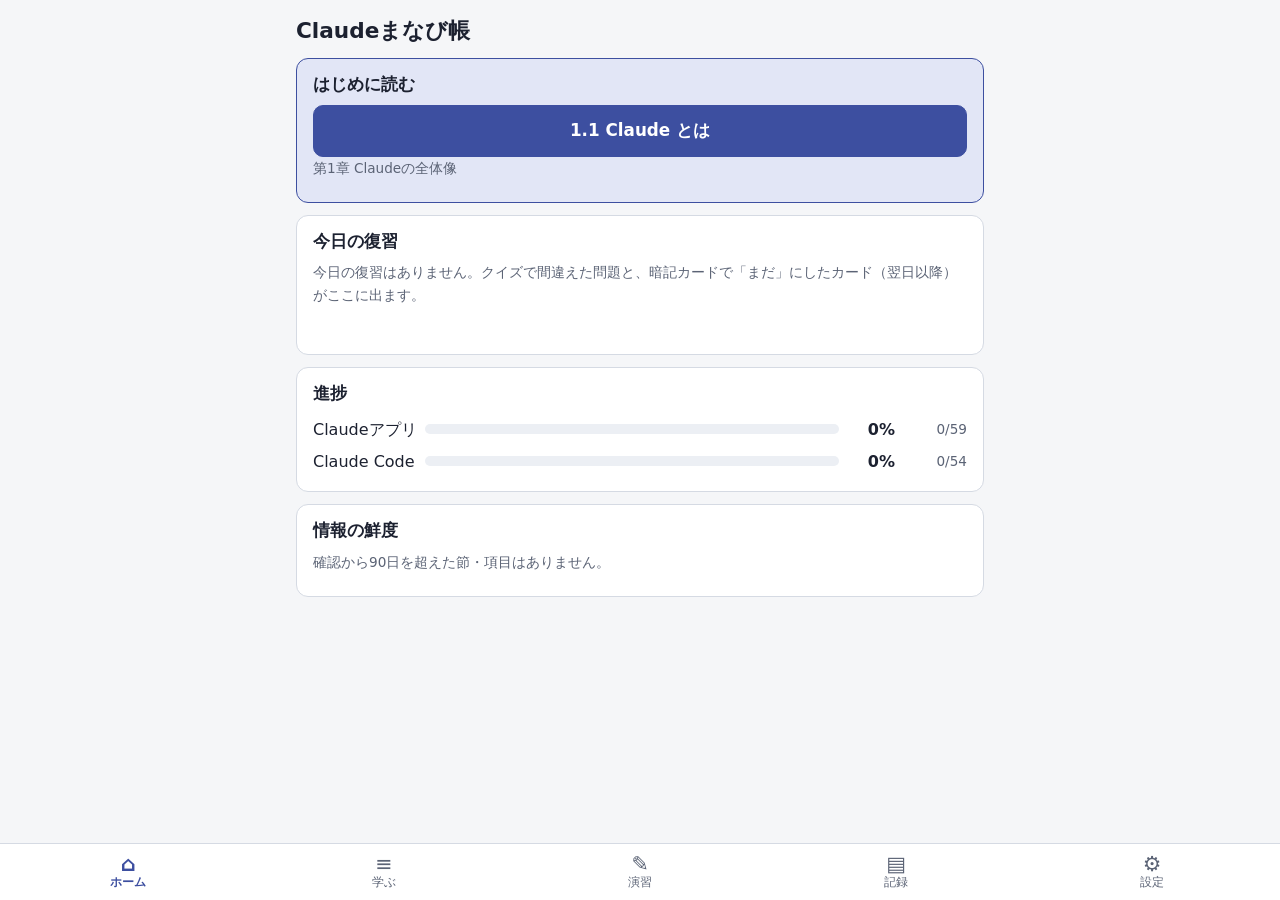
<file: index.html>
<!doctype html>
<html lang="ja">
<head>
  <meta charset="utf-8">
  <meta name="viewport" content="width=device-width, initial-scale=1, viewport-fit=cover">
  <title>Claudeまなび帳</title>
  <meta name="description" content="Claudeアプリと Claude Code の機能を学ぶ、非公式の学習アプリ。解説はすべてオリジナルです。">
  <meta name="theme-color" content="#f5f6f8" media="(prefers-color-scheme: light)">
  <meta name="theme-color" content="#14171f" media="(prefers-color-scheme: dark)">
  <meta name="color-scheme" content="light dark">
  <meta name="mobile-web-app-capable" content="yes">
  <meta name="apple-mobile-web-app-capable" content="yes">
  <meta name="apple-mobile-web-app-title" content="Claudeまなび">
  <meta name="apple-mobile-web-app-status-bar-style" content="default">
  <meta name="format-detection" content="telephone=no">
  <link rel="manifest" href="manifest.json">
  <link rel="icon" href="icons/icon.svg" type="image/svg+xml">
  <link rel="apple-touch-icon" href="icons/apple-touch-icon.png">
  <link rel="stylesheet" href="css/base.css">
  <link rel="stylesheet" href="css/components.css">
  <link rel="stylesheet" href="css/views.css">
</head>
<body>
  <button type="button" id="update-banner" class="update-banner" hidden>更新があります（タップで再読み込み）</button>
  <main id="view" class="view"><p class="muted center">読み込み中…</p></main>
  <div id="toast" class="toast-host" aria-live="polite"></div>
  <nav id="tabbar" class="tabbar" aria-label="メインメニュー">
    <a href="#/home" data-tab="home"><span class="tab-icon" aria-hidden="true">⌂</span>ホーム</a>
    <a href="#/learn" data-tab="learn"><span class="tab-icon" aria-hidden="true">≡</span>学ぶ</a>
    <a href="#/quiz" data-tab="quiz"><span class="tab-icon" aria-hidden="true">✎</span>演習</a>
    <a href="#/records" data-tab="records"><span class="tab-icon" aria-hidden="true">▤</span>記録</a>
    <a href="#/settings" data-tab="settings"><span class="tab-icon" aria-hidden="true">⚙</span>設定</a>
  </nav>
  <noscript><p style="padding:16px">このアプリの利用には JavaScript が必要です。</p></noscript>
  <script type="module" src="js/app.js"></script>
</body>
</html>
</file>
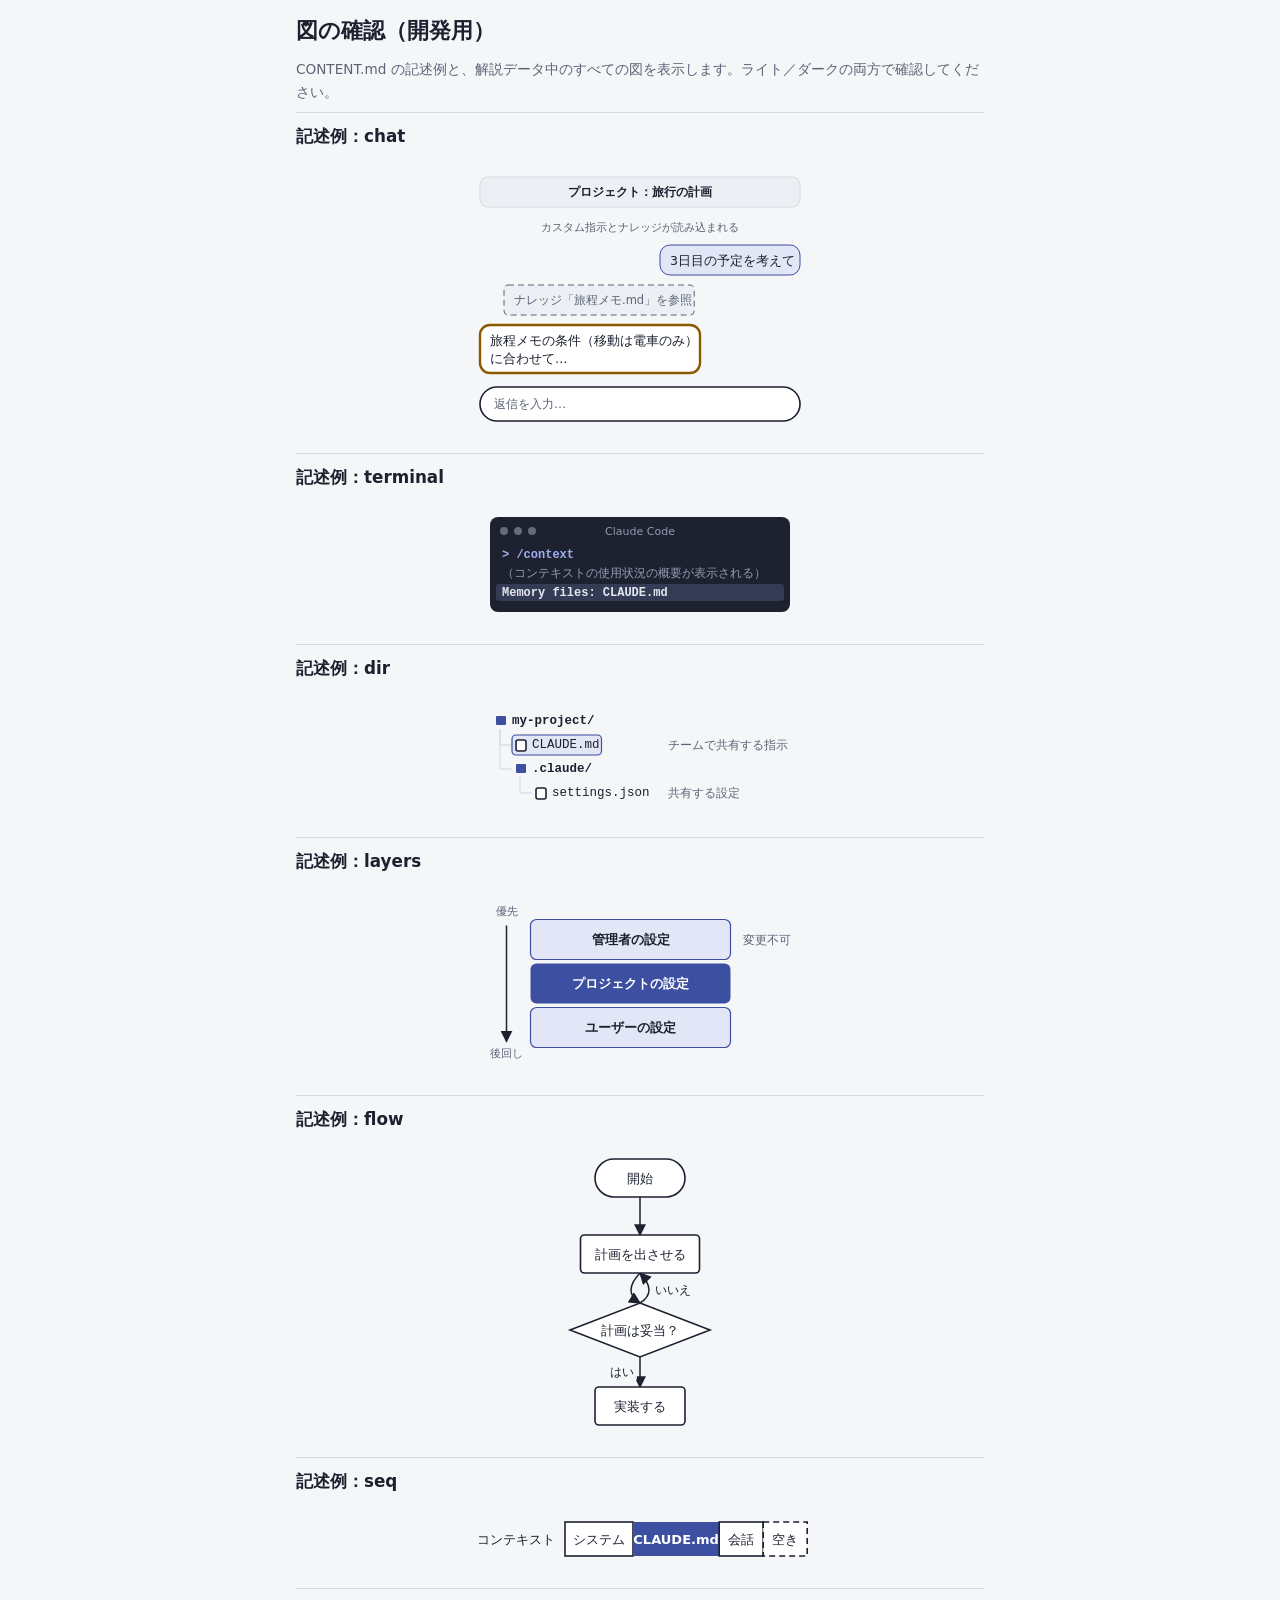
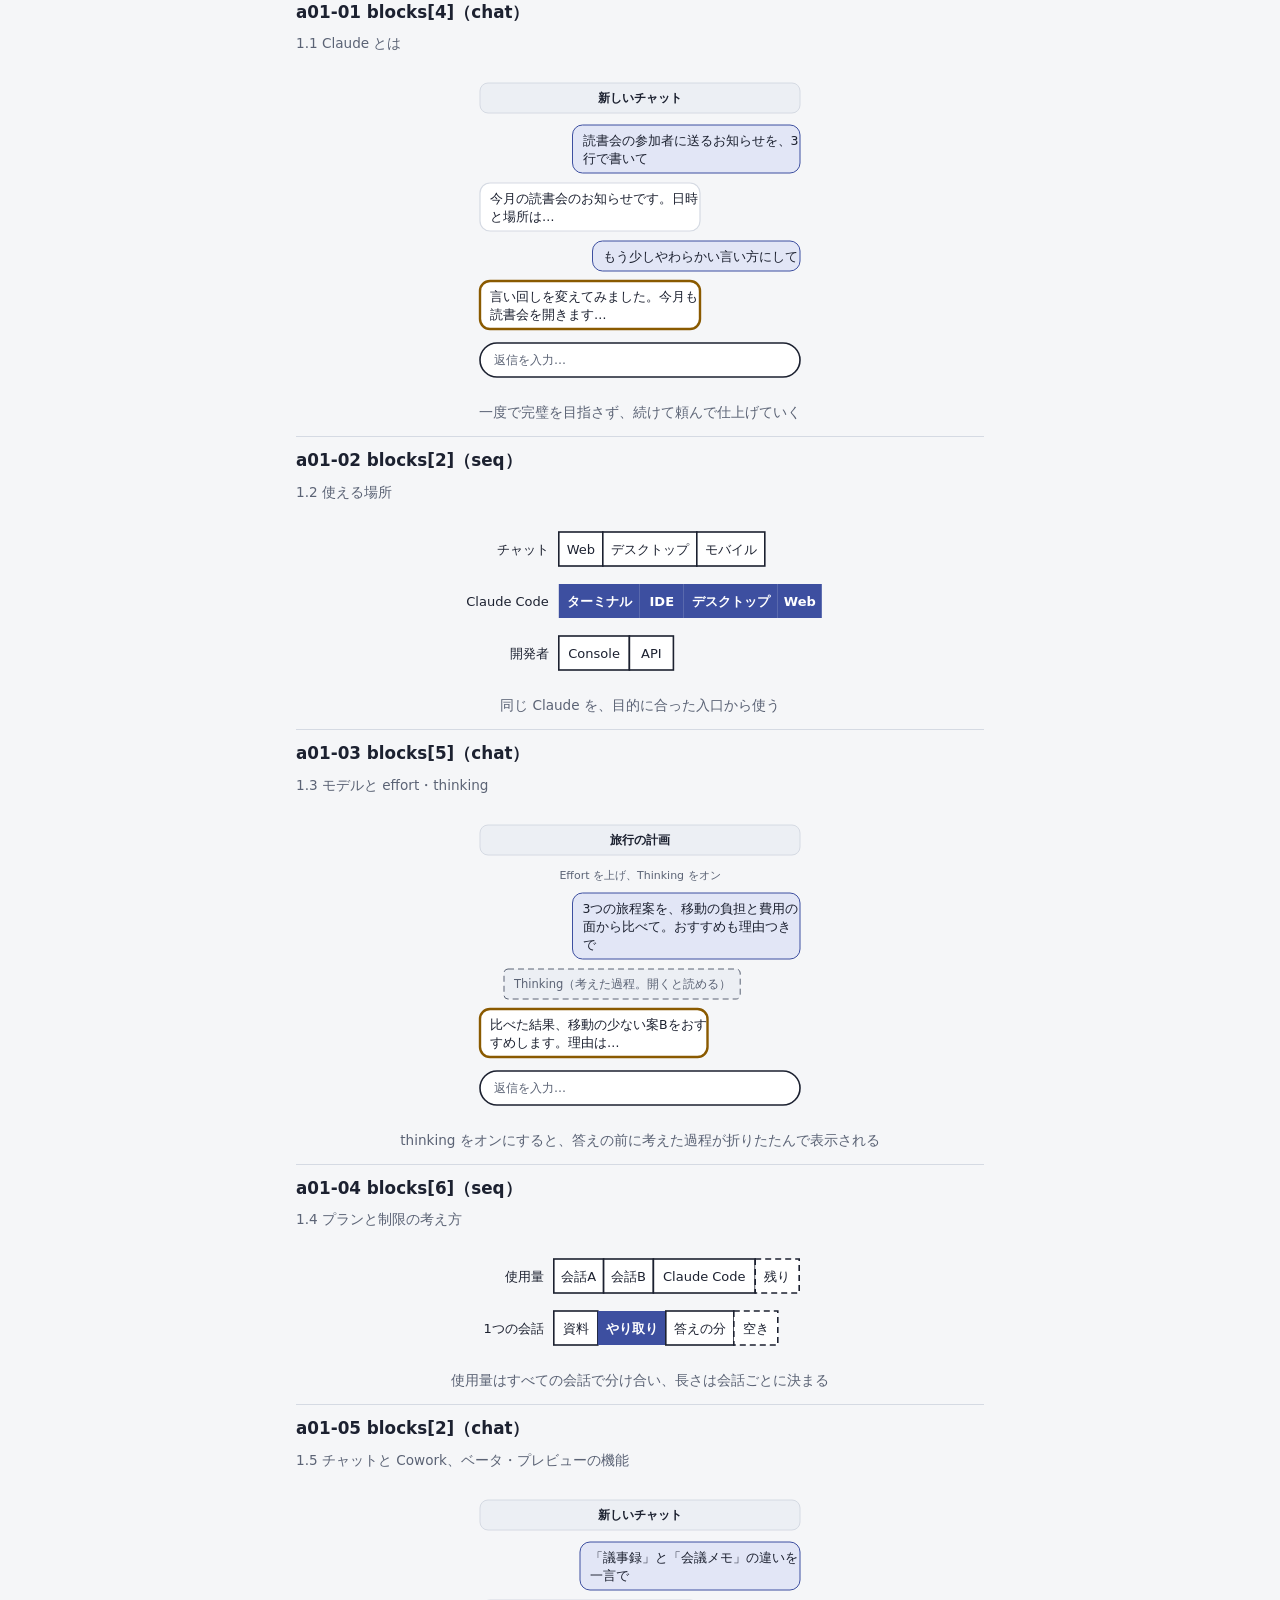
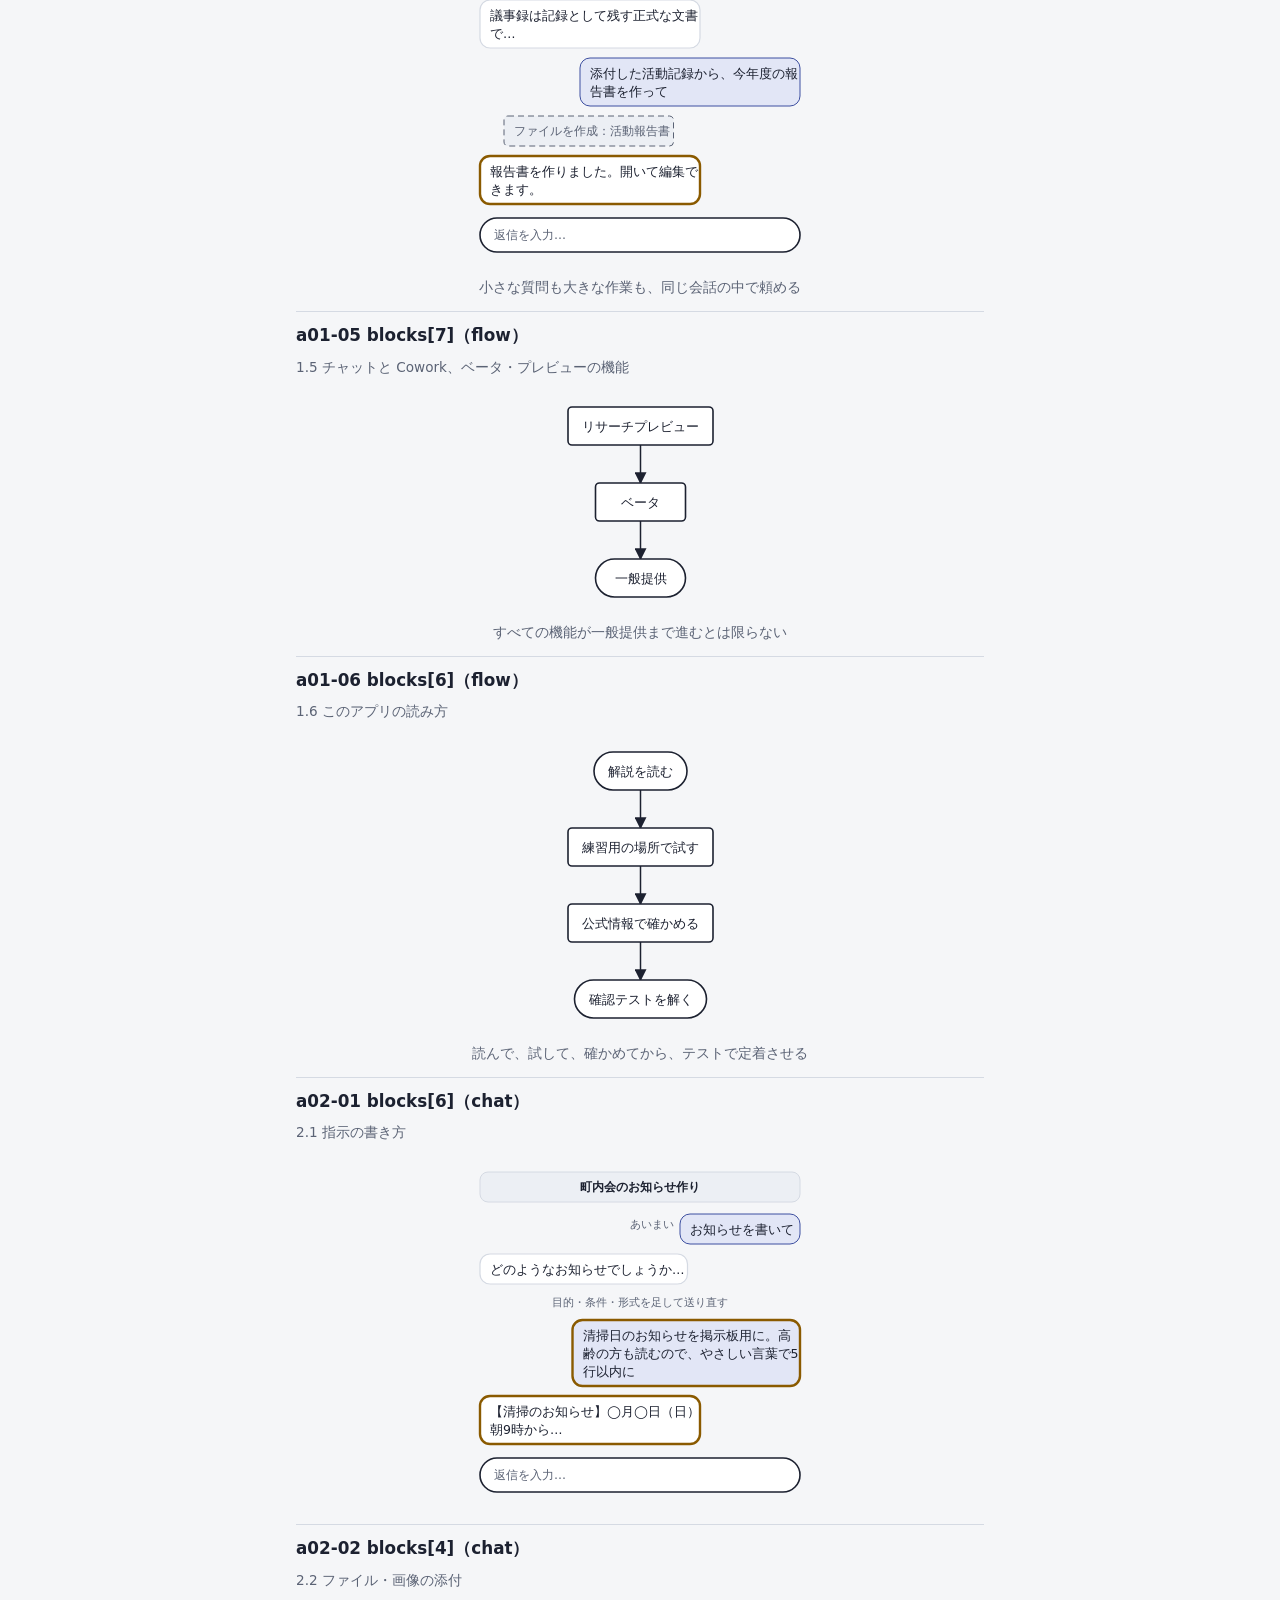
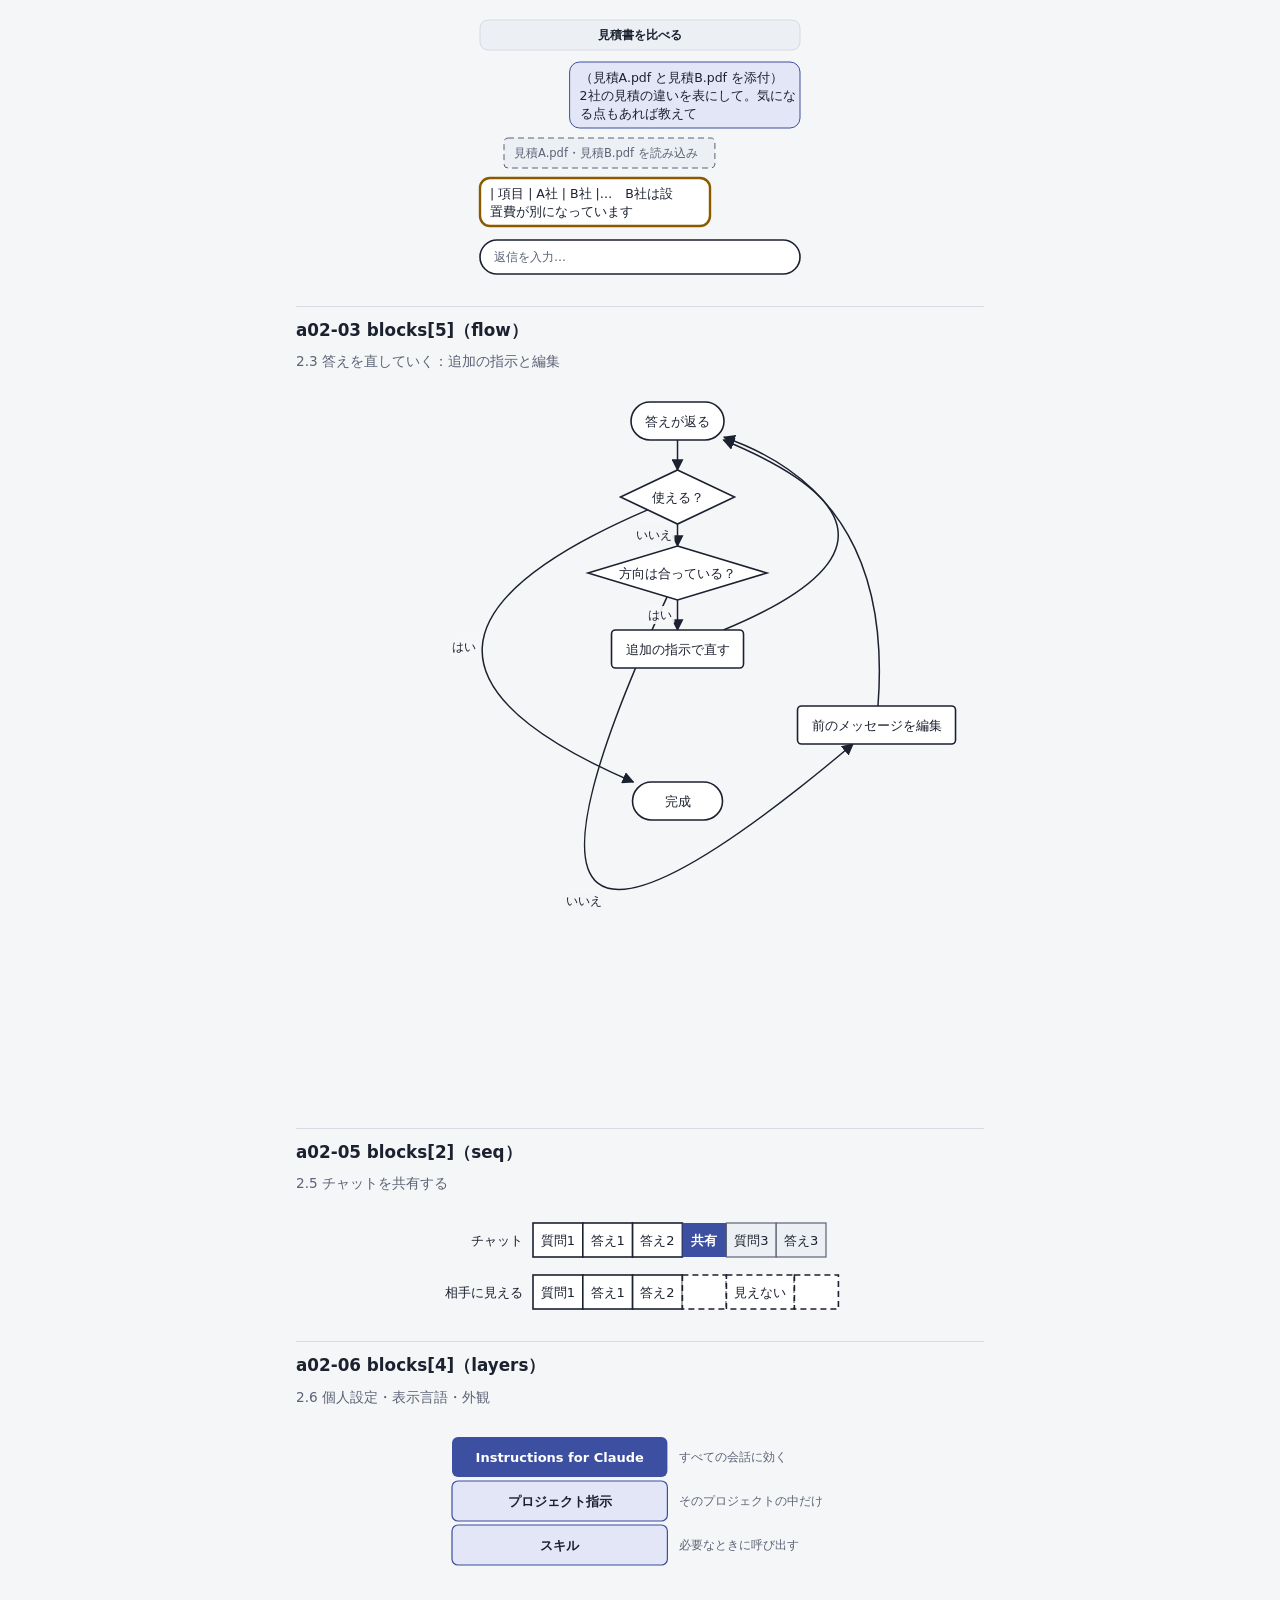
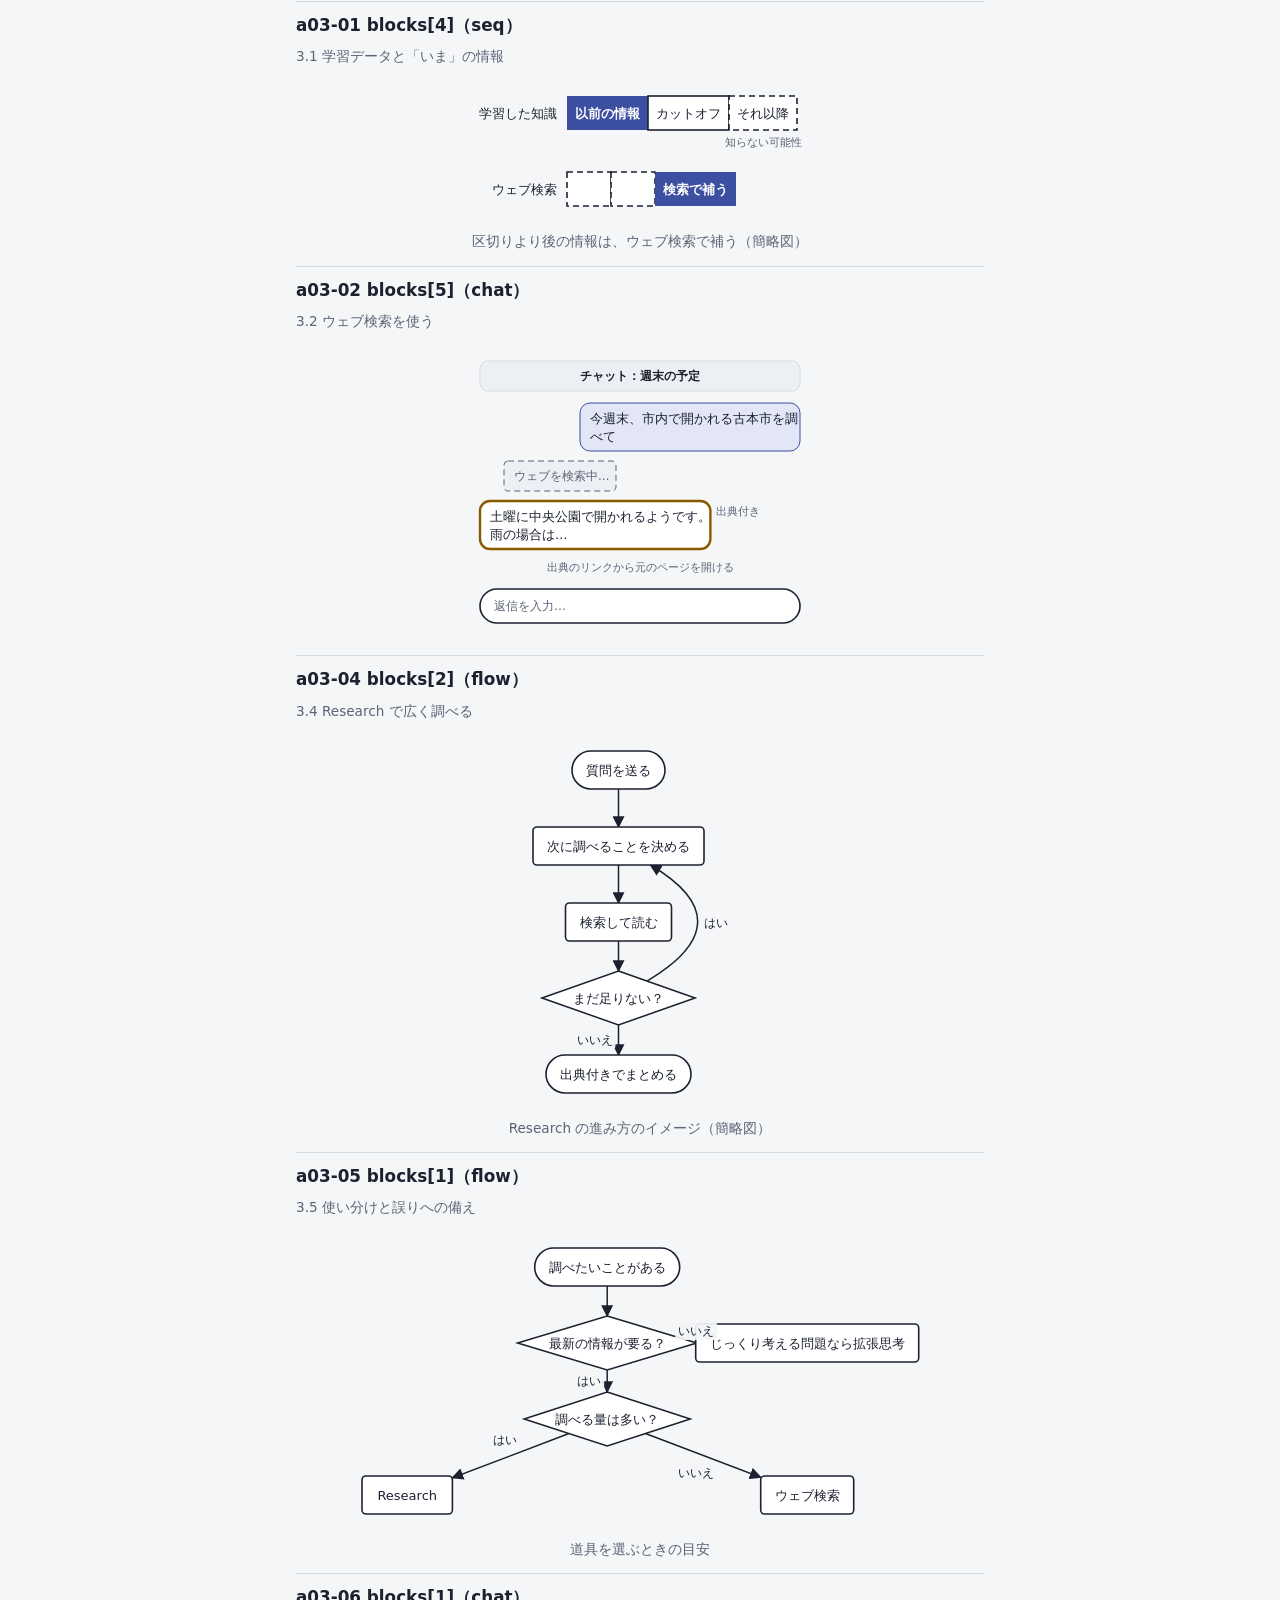
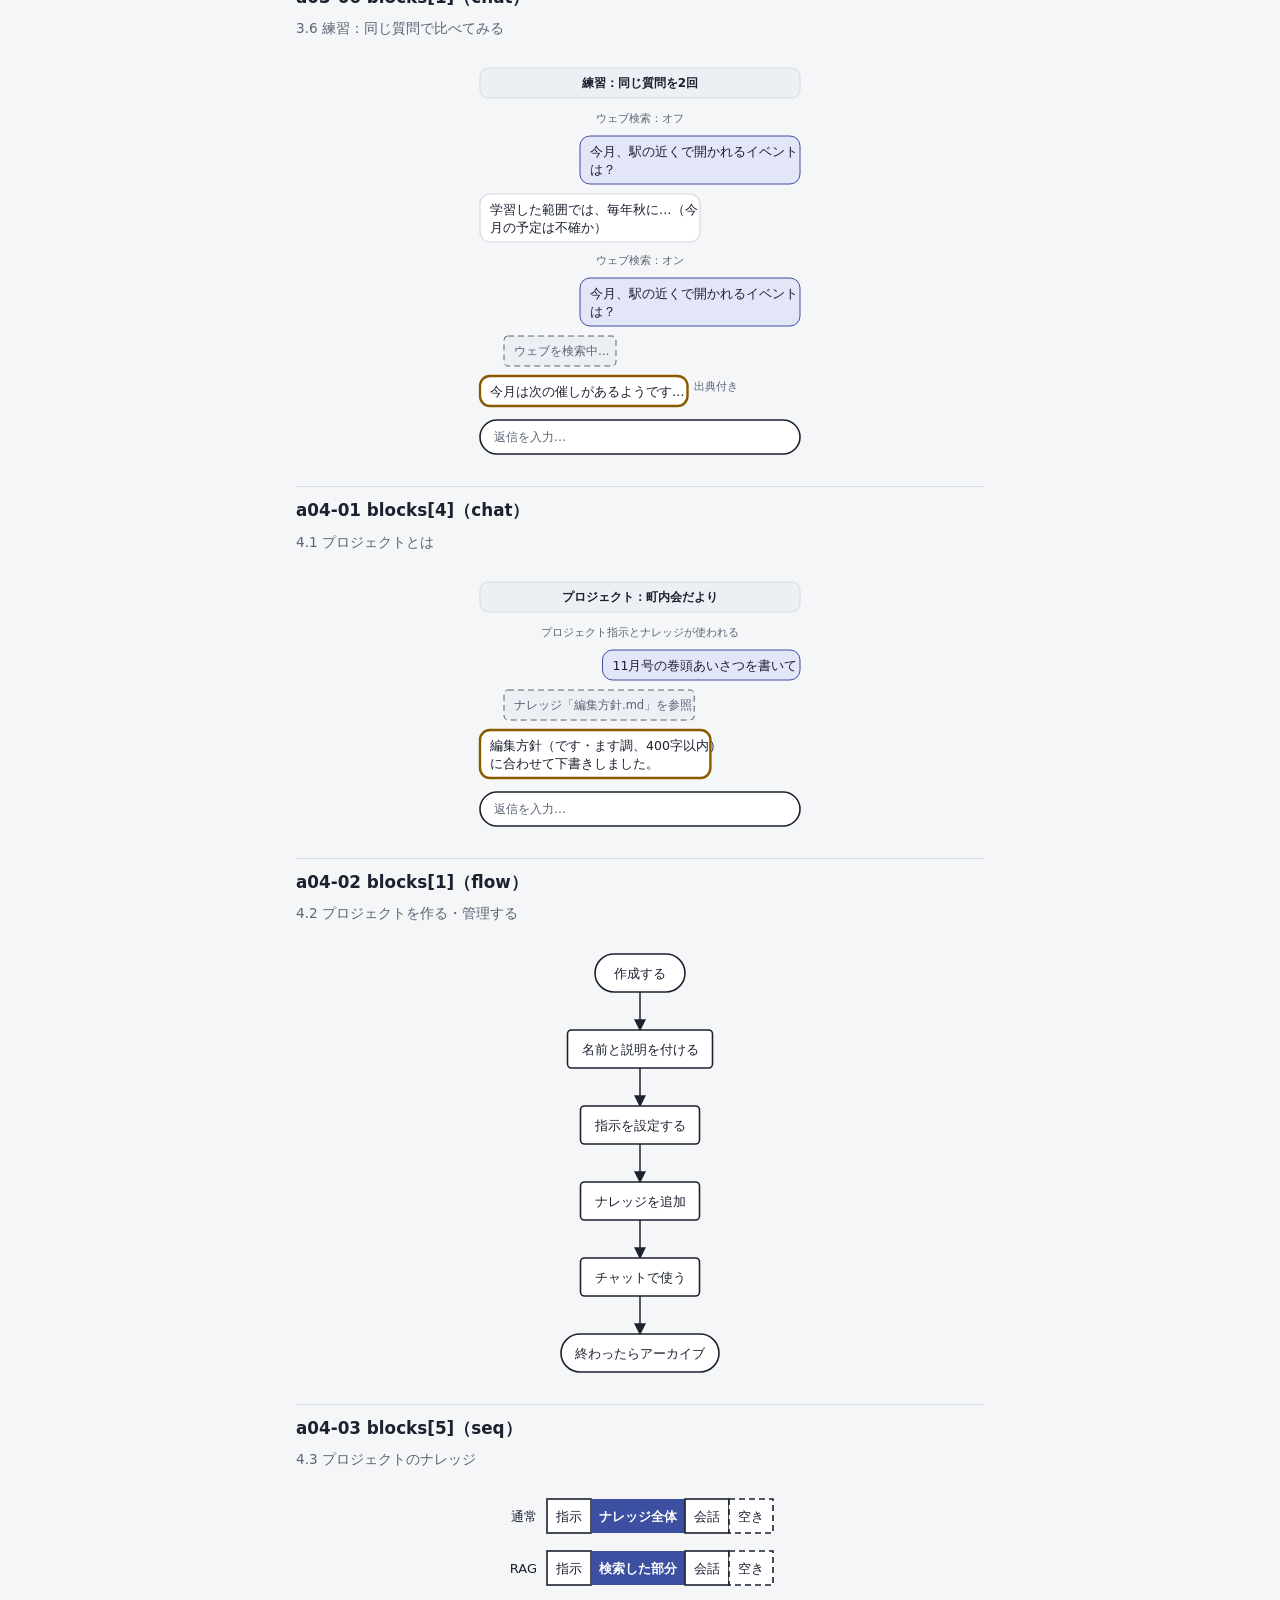
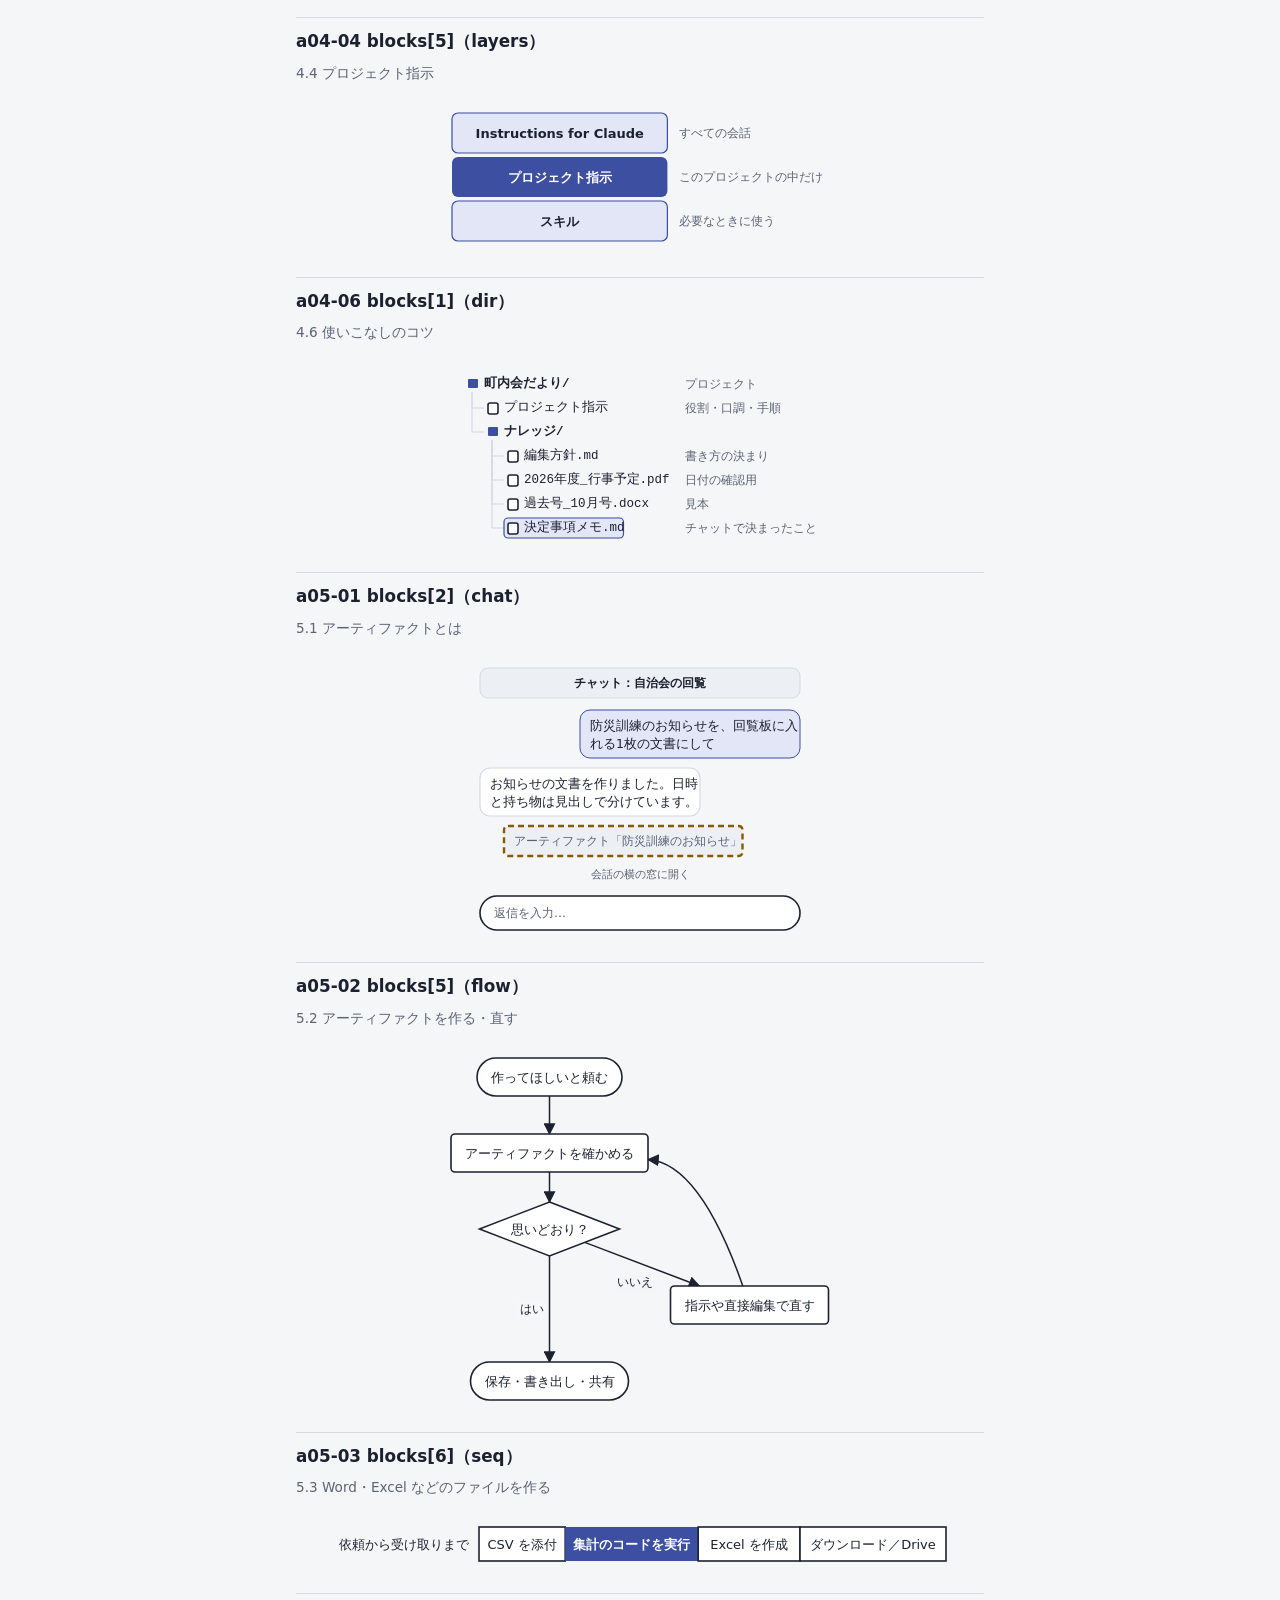
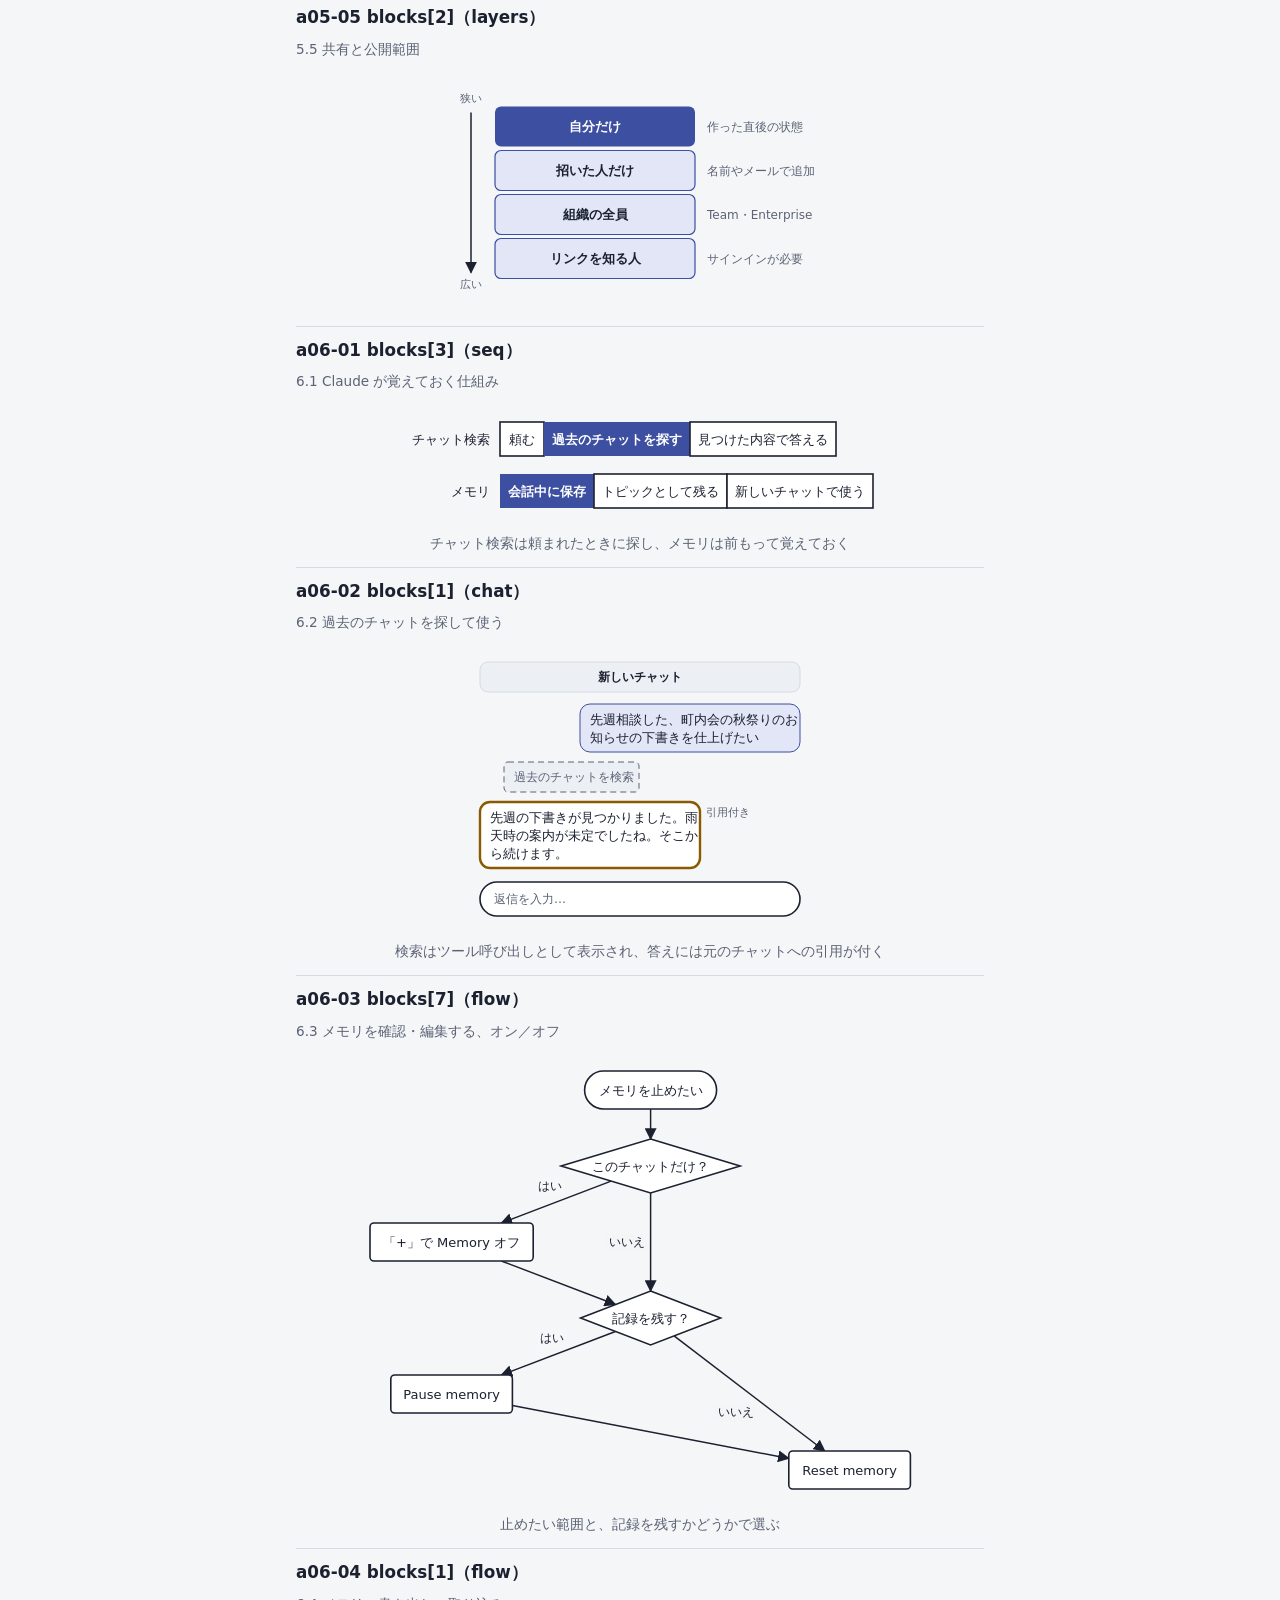
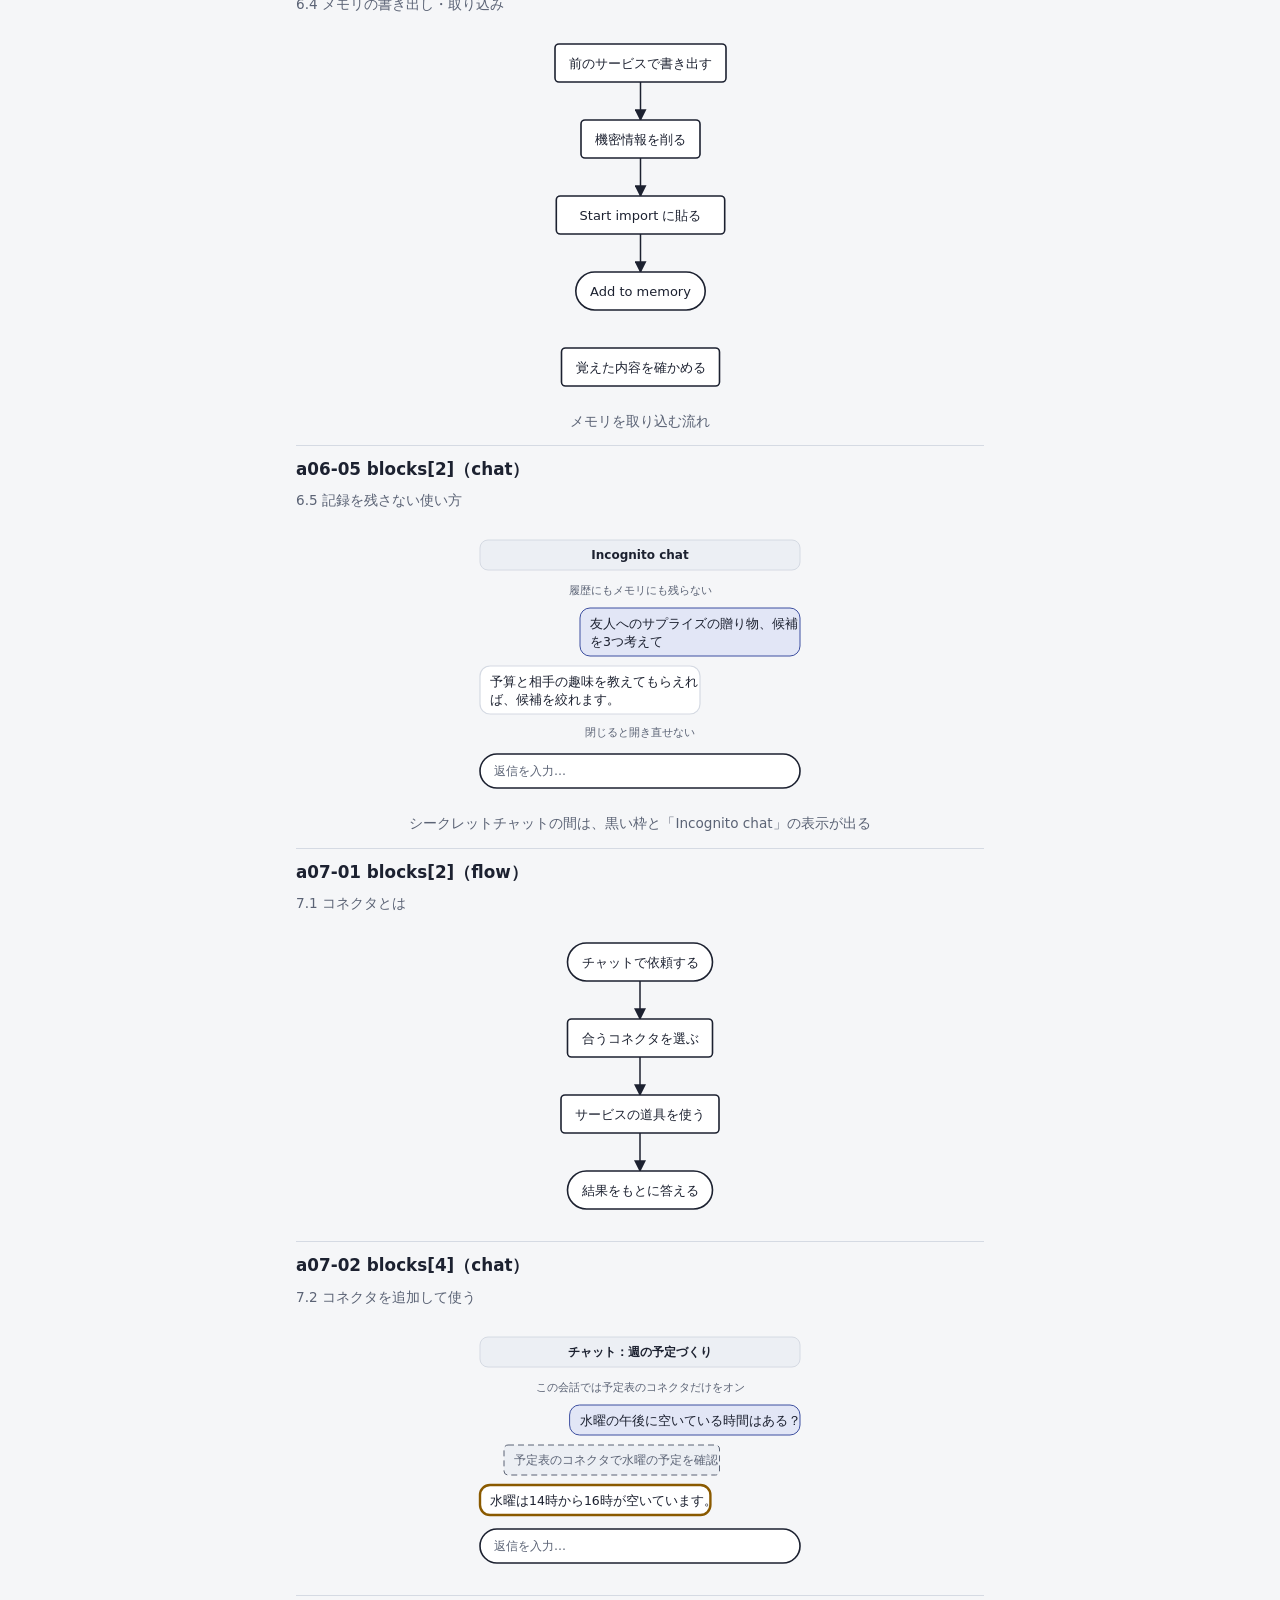
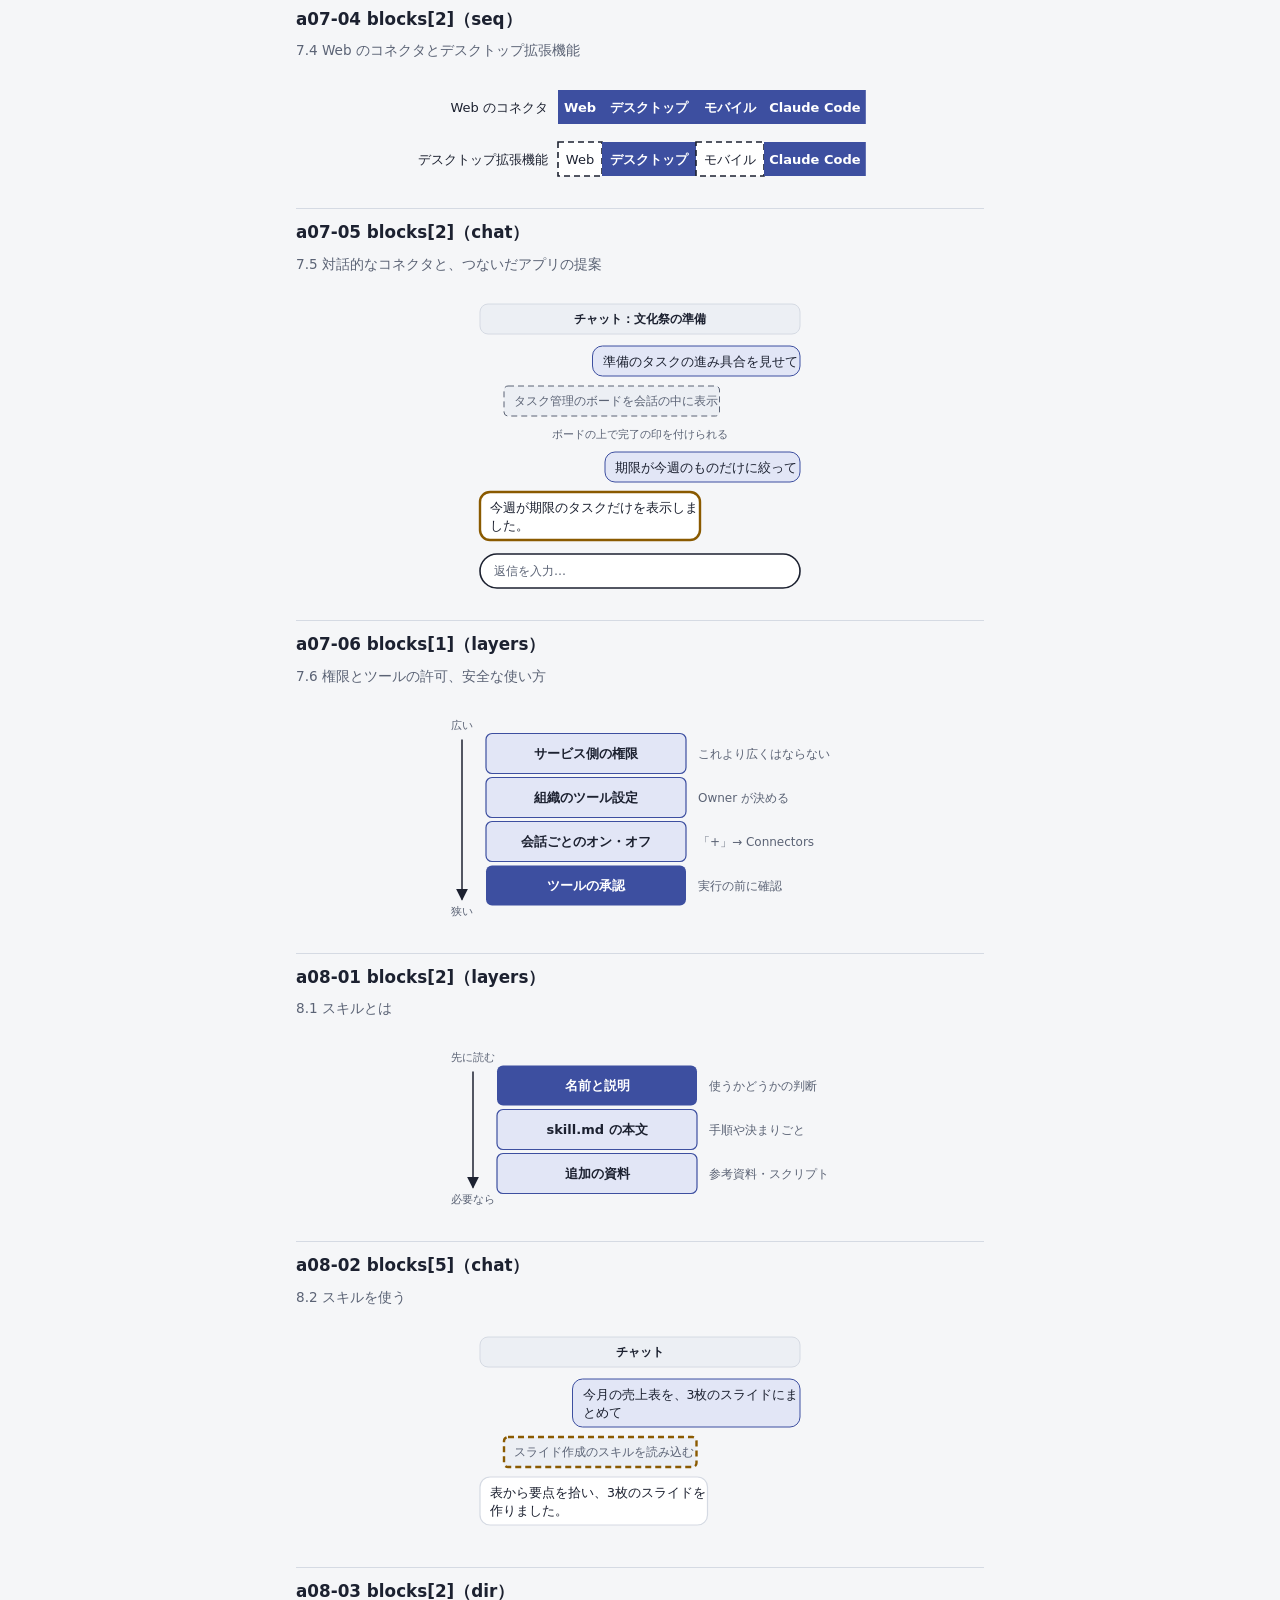
<file: tools/figures.html>
<!doctype html>
<html lang="ja">
<head>
  <meta charset="utf-8">
  <meta name="viewport" content="width=device-width, initial-scale=1">
  <meta name="robots" content="noindex">
  <title>図の確認（開発用）</title>
  <link rel="stylesheet" href="../css/base.css">
  <link rel="stylesheet" href="../css/components.css">
  <link rel="stylesheet" href="../css/views.css">
  <style>.view { padding-bottom: 48px; } section { border-top: 1px solid var(--line); padding-top: 12px; }</style>
</head>
<body>
  <main id="view" class="view"><h1>図の確認（開発用）</h1><p class="muted small">CONTENT.md の記述例と、解説データ中のすべての図を表示します。ライト／ダークの両方で確認してください。</p></main>
  <script type="module">
    import { h } from '../js/dom.js';
    import { renderFigure } from '../js/render/figure.js';
    const root = document.getElementById('view');
    const get = async (u, t = 'json') => (await fetch(u, { cache: 'no-store' }))[t]();
    const md = await get('../CONTENT.md', 'text');
    const examples = [...md.matchAll(/```json\n(\{ "type": "[a-z]+"[\s\S]*?)\n```/g)].map((m) => JSON.parse(m[1]));
    for (const fig of examples) root.append(h('section', null, h('h2', null, `記述例：${fig.type}`), renderFigure(fig)));
    const meta = await get('../data/meta.json');
    for (const f of meta.textFiles) {
      const ch = await get('../data/' + f);
      for (const s of ch.sections) {
        s.blocks.forEach((b, i) => {
          if (b.type === 'figure') root.append(h('section', null, h('h2', null, `${s.id} blocks[${i}]（${b.figure.type}）`), h('p', { class: 'small muted' }, s.title), renderFigure(b.figure)));
        });
      }
    }
  </script>
</body>
</html>
</file>
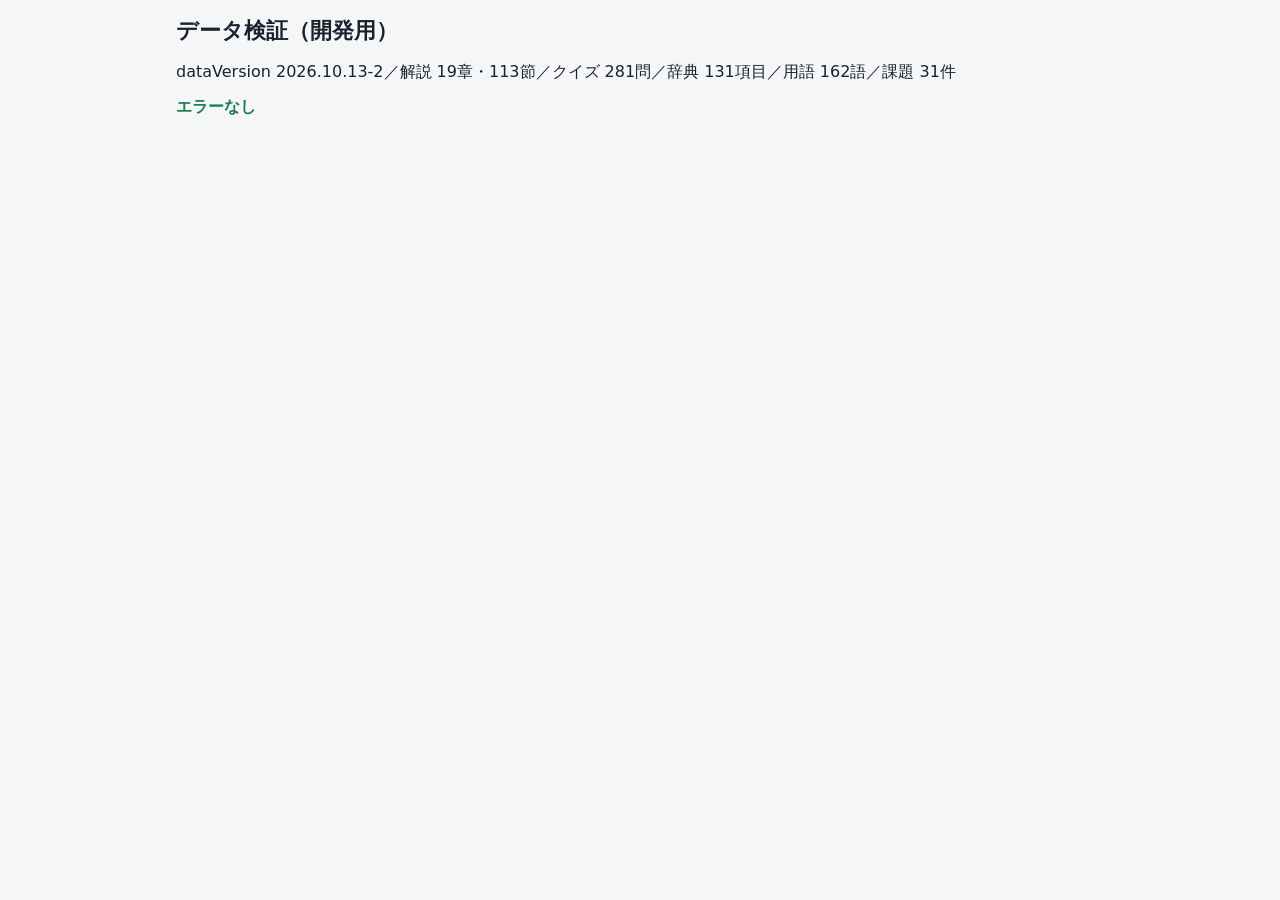
<file: tools/validate.html>
<!doctype html>
<html lang="ja">
<head>
  <meta charset="utf-8">
  <meta name="viewport" content="width=device-width, initial-scale=1">
  <meta name="robots" content="noindex">
  <title>データ検証（開発用）</title>
  <link rel="stylesheet" href="../css/base.css">
  <link rel="stylesheet" href="../css/components.css">
  <link rel="stylesheet" href="../css/views.css">
  <style>
    .view { max-width: 960px; padding-bottom: 48px; }
    .ok { color: var(--ok); font-weight: 700; }
    .ng { color: var(--ng); font-weight: 700; }
    .err-list li { padding: 2px 0; font-size: 0.9rem; }
  </style>
</head>
<body>
  <main id="view" class="view"><p>検証中…</p></main>
  <script type="module" src="validate.js"></script>
</body>
</html>
</file>
<file: css/base.css>
/* 変数・リセット・レイアウトの土台。配色は prefers-color-scheme で切り替える */
:root {
  color-scheme: light dark;
  --bg: #f5f6f8;
  --surface: #ffffff;
  --surface-2: #eceff4;
  --text: #1c2130;
  --muted: #5b6375;
  --line: #d5dae3;
  --accent: #3d4fa0;
  --accent-text: #ffffff;
  --accent-soft: #e2e6f6;
  --ok: #1a7f4b;
  --ok-soft: #dff3e6;
  --ng: #b3342d;
  --ng-soft: #fbe3e0;
  --warn: #8a5a00;
  --warn-soft: #fcefcf;
  --term-bg: #1e2230;
  --term-text: #e4e7ef;
  --term-muted: #949bb0;
  --term-prompt: #9db0f2;
  --term-hl: #343b55;
  --radius: 12px;
  --tabbar-h: 56px;
  --safe-t: env(safe-area-inset-top, 0px);
  --safe-b: env(safe-area-inset-bottom, 0px);
  --safe-l: env(safe-area-inset-left, 0px);
  --safe-r: env(safe-area-inset-right, 0px);
  --font: system-ui, -apple-system, "Hiragino Sans", "Hiragino Kaku Gothic ProN", "Yu Gothic UI", Meiryo, sans-serif;
  --mono: ui-monospace, SFMono-Regular, Menlo, Consolas, "Courier New", monospace;
}

@media (prefers-color-scheme: dark) {
  :root {
    --bg: #14171f;
    --surface: #1d212b;
    --surface-2: #282d39;
    --text: #e7eaf1;
    --muted: #a0a8ba;
    --line: #383e4d;
    --accent: #9db0f2;
    --accent-text: #121731;
    --accent-soft: #252c4d;
    --ok: #6fd39a;
    --ok-soft: #1c3527;
    --ng: #f08a80;
    --ng-soft: #42211f;
    --warn: #f0c060;
    --warn-soft: #3d3118;
  }
}

*, *::before, *::after { box-sizing: border-box; }

html {
  font-size: 100%;
  -webkit-text-size-adjust: 100%;
  text-size-adjust: 100%;
}
html[data-font="large"] { font-size: 115%; }

body {
  margin: 0;
  background: var(--bg);
  color: var(--text);
  font-family: var(--font);
  line-height: 1.7;
  overflow-wrap: anywhere;
  -webkit-tap-highlight-color: transparent;
  min-height: 100dvh;
}

h1 { font-size: 1.35rem; margin: 0 0 12px; line-height: 1.4; }
h2 { font-size: 1.05rem; margin: 0 0 8px; line-height: 1.4; }
h3 { font-size: 1rem; margin: 0 0 4px; }
p { margin: 0 0 8px; }
ul { margin: 0; padding: 0; list-style: none; }
a { color: var(--accent); }
small { font-size: 0.6em; font-weight: 500; }
[hidden] { display: none !important; }

/* 操作要素：ダブルタップ拡大を防ぎ、44px以上のタップ領域を確保する */
button, a, input, select, textarea, label, summary { touch-action: manipulation; }
button, input, select, textarea { font: inherit; color: inherit; }
/* 入力欄は16px未満にしない（iOSの自動ズーム防止） */
input, select, textarea { font-size: max(16px, 1rem); }

:focus-visible { outline: 3px solid var(--accent); outline-offset: 2px; }

.view {
  max-width: 720px;
  margin: 0 auto;
  padding: calc(16px + var(--safe-t)) calc(16px + var(--safe-r)) calc(var(--tabbar-h) + var(--safe-b) + 24px) calc(16px + var(--safe-l));
}
body.is-busy .view { padding-bottom: calc(var(--safe-b) + 24px); }

/* 横に長い表・コード・図は、その要素だけを横スクロールさせる */
.scroll-x { overflow-x: auto; -webkit-overflow-scrolling: touch; max-width: 100%; }

.muted { color: var(--muted); }
.small { font-size: 0.85rem; }
.center { text-align: center; }
.block { display: block; }
.mono { font-family: var(--mono); }

@media (prefers-reduced-motion: reduce) {
  * { scroll-behavior: auto !important; transition: none !important; }
}
</file>
<file: css/components.css>
/* 共通部品 */

/* ---- タブバー ---- */
.tabbar {
  position: fixed;
  left: 0; right: 0; bottom: 0;
  display: flex;
  padding: 0 var(--safe-r) var(--safe-b) var(--safe-l);
  background: var(--surface);
  border-top: 1px solid var(--line);
  z-index: 10;
}
.tabbar a {
  flex: 1;
  min-height: var(--tabbar-h);
  display: flex;
  flex-direction: column;
  align-items: center;
  justify-content: center;
  gap: 2px;
  font-size: 0.72rem;
  line-height: 1.2;
  color: var(--muted);
  text-decoration: none;
}
.tabbar a[aria-current="page"] { color: var(--accent); font-weight: 700; }
.tab-icon { font-size: 1.3rem; line-height: 1; }
body.is-busy .tabbar { display: none; }

/* ---- ボタン ---- */
.btn {
  display: inline-flex;
  align-items: center;
  justify-content: center;
  min-height: 44px;
  padding: 8px 16px;
  border: 1px solid var(--line);
  border-radius: 10px;
  background: var(--surface);
  color: var(--text);
  font-weight: 600;
  text-decoration: none;
  cursor: pointer;
}
.btn.primary { background: var(--accent); border-color: var(--accent); color: var(--accent-text); }
.btn.danger { border-color: var(--ng); color: var(--ng); }
.btn.big { width: 100%; min-height: 52px; font-size: 1.05rem; }
.btn.small { padding: 6px 12px; font-size: 0.85rem; }
.btn.grow { flex: 1; }
.btn.is-flagged { border-color: var(--warn); color: var(--warn); }
.btn:disabled { opacity: 0.45; cursor: default; }
.btn:active:not(:disabled) { filter: brightness(0.94); }

.btn-row { display: flex; gap: 8px; justify-content: flex-end; flex-wrap: wrap; }
.btn-col { display: flex; flex-direction: column; gap: 10px; margin: 16px 0; }

/* ---- カード・通知 ---- */
.card {
  background: var(--surface);
  border: 1px solid var(--line);
  border-radius: var(--radius);
  padding: 14px 16px;
  margin: 0 0 12px;
}
.card.accent { border-color: var(--accent); background: var(--accent-soft); }
.notice {
  border-radius: 10px;
  padding: 10px 12px;
  margin: 0 0 12px;
  background: var(--surface-2);
  font-size: 0.9rem;
}
.backup-notice { display: flex; align-items: center; justify-content: space-between; gap: 10px; }
.notice.warn { background: var(--warn-soft); color: var(--warn); }
.badge {
  display: inline-block;
  margin-left: 8px;
  padding: 0 8px;
  border-radius: 999px;
  font-size: 0.75rem;
  background: var(--surface-2);
}
.badge.warn { background: var(--warn-soft); color: var(--warn); }

/* ---- チップ（絞り込み） ---- */
.chips { display: flex; flex-wrap: wrap; gap: 8px; }
.chip {
  min-height: 44px;
  padding: 6px 14px;
  border: 1px solid var(--line);
  border-radius: 999px;
  background: var(--surface);
  color: var(--text);
  cursor: pointer;
}
.chip.is-on { background: var(--accent); border-color: var(--accent); color: var(--accent-text); font-weight: 700; }

/* ---- 横棒 ---- */
.bar-row { display: grid; grid-template-columns: 6.5em 1fr 3em 4em; align-items: center; gap: 8px; min-height: 32px; }
.bar-track { display: block; height: 10px; border-radius: 5px; background: var(--surface-2); overflow: hidden; }
.bar-fill { display: block; height: 100%; border-radius: 5px; background: var(--accent); }
.bar-value { text-align: right; font-weight: 700; font-variant-numeric: tabular-nums; }
.bar-count { text-align: right; font-variant-numeric: tabular-nums; }

/* ---- リスト ---- */
.link-list li + li { border-top: 1px solid var(--line); }
.link-list a {
  display: flex;
  flex-direction: column;
  min-height: 44px;
  padding: 10px 0;
  color: var(--text);
  text-decoration: none;
}
.link-title { display: -webkit-box; -webkit-line-clamp: 2; line-clamp: 2; -webkit-box-orient: vertical; overflow: hidden; }

/* ---- 入力 ---- */
.input {
  width: 100%;
  padding: 10px 12px;
  border: 1px solid var(--line);
  border-radius: 10px;
  background: var(--surface);
  margin: 0 0 12px;
}
textarea.input { resize: vertical; line-height: 1.5; }
.radio-list { display: flex; flex-direction: column; margin: 0 0 12px; }
.radio-item { display: flex; align-items: center; gap: 10px; min-height: 44px; }
.radio-item input { width: 20px; height: 20px; accent-color: var(--accent); }

.setting-row {
  display: flex;
  align-items: center;
  justify-content: space-between;
  gap: 12px;
  min-height: 52px;
  padding: 6px 0;
}
.setting-row + .setting-row { border-top: 1px solid var(--line); }
.switch { width: 24px; height: 24px; flex: none; accent-color: var(--accent); }

.kv { display: grid; grid-template-columns: 6em 1fr; gap: 4px 12px; margin: 0 0 12px; }
.kv dt { color: var(--muted); }
.kv dd { margin: 0; }

/* ---- ダイアログ ---- */
.dialog {
  width: min(92vw, 480px);
  max-height: 86dvh;
  padding: 0;
  border: 1px solid var(--line);
  border-radius: 16px;
  background: var(--surface);
  color: var(--text);
}
.dialog::backdrop { background: rgba(0, 0, 0, 0.5); }
.dialog-inner { padding: 18px 16px 16px; }
.dialog-msg { margin-bottom: 16px; }

/* ---- トースト・更新バナー ---- */
.toast-host {
  position: fixed;
  left: 0; right: 0;
  bottom: calc(var(--tabbar-h) + var(--safe-b) + 12px);
  display: flex;
  justify-content: center;
  padding: 0 16px;
  pointer-events: none;
  z-index: 30;
}
body.is-busy .toast-host { bottom: calc(var(--safe-b) + 84px); }
.toast {
  max-width: 480px;
  padding: 10px 16px;
  border-radius: 10px;
  background: var(--text);
  color: var(--bg);
  font-size: 0.9rem;
  box-shadow: 0 4px 16px rgba(0, 0, 0, 0.25);
}
.toast.is-error { background: var(--ng); color: #fff; }

.update-banner {
  position: sticky;
  top: 0;
  z-index: 20;
  width: 100%;
  min-height: calc(44px + var(--safe-t));
  padding: var(--safe-t) 16px 0;
  border: 0;
  background: var(--accent);
  color: var(--accent-text);
  font-weight: 700;
  cursor: pointer;
}

/* ---- 用語リンク ---- */
.term-link {
  display: inline;
  padding: 0;
  margin: 0;
  border: 0;
  background: none;
  color: inherit;
  font: inherit;
  text-decoration: underline dotted var(--accent);
  text-decoration-thickness: 2px;
  text-underline-offset: 3px;
  cursor: pointer;
}

/* ---- 「AIに聞く」 ---- */
.ask-ai-fab {
  position: fixed;
  right: calc(var(--safe-r) + 14px);
  bottom: calc(var(--tabbar-h) + var(--safe-b) + 16px);
  z-index: 25;
  min-height: 44px;
  padding: 8px 18px;
  border: 0;
  border-radius: 999px;
  background: var(--accent);
  color: var(--accent-text);
  font: inherit;
  font-weight: 700;
  box-shadow: 0 4px 16px rgba(0, 0, 0, 0.3);
  cursor: pointer;
}
.ask-ai-fab[hidden] { display: none; }
body.is-busy .ask-ai-fab { bottom: calc(var(--safe-b) + 96px); }
.ai-quote {
  margin: 0 0 12px;
  padding: 8px 12px;
  border-left: 4px solid var(--accent);
  background: var(--surface-2);
  border-radius: 6px;
  font-size: 0.92rem;
}
.ai-extra {
  width: 100%;
  min-height: 44px;
  margin: 12px 0;
  padding: 8px 12px;
  border: 1px solid var(--line);
  border-radius: 10px;
  background: var(--surface);
  color: var(--text);
  font: inherit;
}
.ai-preview {
  width: 100%;
  margin: 4px 0 12px;
  padding: 8px 10px;
  border: 1px solid var(--line);
  border-radius: 10px;
  background: var(--surface-2);
  color: var(--text);
  font: inherit;
  font-size: 0.82rem;
  line-height: 1.5;
  resize: vertical;
}
.btn.is-disabled { opacity: 0.55; cursor: default; font-weight: 500; font-size: 0.95rem; }
.btn.is-placeholder { visibility: hidden; }
</file>
<file: css/views.css>
/* 画面ごとのスタイル */

/* ---- ホーム ---- */
.tiles { display: grid; grid-template-columns: repeat(2, 1fr); gap: 10px; margin: 0 0 4px; }
.tile {
  display: flex;
  flex-direction: column;
  gap: 2px;
  padding: 12px 14px;
  border: 1px solid var(--line);
  border-radius: var(--radius);
  background: var(--surface);
}
.tile-label { font-size: 0.8rem; color: var(--muted); }
.tile-value { font-size: 1.7rem; font-weight: 700; line-height: 1.3; font-variant-numeric: tabular-nums; }

/* ---- 出題 ---- */
.run-head { display: flex; align-items: center; justify-content: space-between; gap: 8px; margin: 0 0 8px; }
.run-progress { font-weight: 700; font-size: 0.9rem; text-align: center; }
.progress { height: 4px; border-radius: 2px; background: var(--surface-2); overflow: hidden; margin: 0 0 12px; }
.progress span { display: block; height: 100%; background: var(--accent); }
.q-meta { margin: 0 0 6px; }
.q-stem { font-size: 1.05rem; margin: 0 0 14px; }
.q-stem p { margin: 0 0 10px; }

.q-table { border-collapse: collapse; margin: 4px 0 10px; font-size: 0.95rem; }
.q-table th, .q-table td { border: 1px solid var(--line); padding: 6px 10px; white-space: nowrap; text-align: left; }
.q-table th { background: var(--surface-2); }

.choices { display: flex; flex-direction: column; gap: 10px; margin: 0 0 16px; }
.choice {
  display: flex;
  align-items: flex-start;
  gap: 12px;
  width: 100%;
  min-height: 52px;
  padding: 12px 14px;
  border: 2px solid var(--line);
  border-radius: var(--radius);
  background: var(--surface);
  color: var(--text);
  text-align: left;
  line-height: 1.6;
}
button.choice { cursor: pointer; }
.choice-label {
  flex: none;
  width: 28px; height: 28px;
  display: grid;
  place-items: center;
  border-radius: 50%;
  background: var(--surface-2);
  font-weight: 700;
  font-size: 0.9rem;
}
.choice-body { display: flex; flex-direction: column; gap: 6px; min-width: 0; }
.choice-why { font-size: 0.9rem; color: var(--muted); }
.choice.is-selected { border-color: var(--accent); background: var(--accent-soft); }
.choice.is-selected .choice-label { background: var(--accent); color: var(--accent-text); }
.choice.is-correct { border-color: var(--ok); background: var(--ok-soft); }
.choice.is-correct .choice-label { background: var(--ok); color: var(--surface); }
.choice.is-correct .choice-why b { color: var(--ok); }
.choice.is-wrong { border-color: var(--ng); background: var(--ng-soft); }
.choice.is-wrong .choice-label { background: var(--ng); color: var(--surface); }
.choice.is-wrong .choice-why b { color: var(--ng); }

.result-banner {
  display: flex;
  align-items: baseline;
  justify-content: space-between;
  gap: 12px;
  padding: 10px 14px;
  margin: 0 0 12px;
  border-radius: 10px;
  scroll-margin-top: calc(var(--safe-t) + 8px);
}
.result-banner strong { font-size: 1.1rem; }
.result-banner.is-ok { background: var(--ok-soft); color: var(--ok); }
.result-banner.is-ng { background: var(--ng-soft); color: var(--ng); }

.explain {
  padding: 12px 14px;
  margin: 0 0 16px;
  border-left: 4px solid var(--accent);
  border-radius: 4px var(--radius) var(--radius) 4px;
  background: var(--surface);
}

/* 画面下に張り付く操作ボタン */
.sticky-action {
  position: sticky;
  bottom: calc(var(--tabbar-h) + var(--safe-b));
  padding: 10px 0;
  background: linear-gradient(to bottom, transparent, var(--bg) 28%);
}
body.is-busy .sticky-action { bottom: var(--safe-b); }
.sticky-action .btn-row { flex-wrap: nowrap; }

/* ---- 結果 ---- */
.score { font-size: 2.2rem; font-weight: 700; margin: 0; font-variant-numeric: tabular-nums; }
.score-sub { font-size: 1.1rem; margin: 0; }

/* ---- 設定 ---- */
.setting-row input[type="number"], .setting-row input[type="date"], .setting-row select {
  min-height: 44px;
  padding: 6px 10px;
  border: 1px solid var(--line);
  border-radius: 10px;
  background: var(--surface);
  max-width: 11em;
}
.setting-row input[type="number"] { width: 5.5em; text-align: right; }

/* ---- 図 ---- */
.q-figure { margin: 4px 0 12px; }
.q-figure .scroll-x { padding: 4px 0; }
.figure-svg { display: block; max-width: none; height: auto; margin: 0 auto; font-family: var(--font); }
.q-figure figcaption { text-align: center; font-size: 0.85rem; color: var(--muted); margin-top: 4px; }
.fig-node { fill: var(--surface); stroke: var(--text); stroke-width: 1.6; }
.fig-node-inner { fill: none; stroke: var(--text); stroke-width: 1.2; }
.fig-fw { stroke: var(--ng); stroke-width: 2.2; }
.fig-line { fill: none; stroke: var(--text); stroke-width: 1.5; }
.fig-dashed { stroke-dasharray: 6 4; }
.fig-dotted { stroke-dasharray: 2 2; }
.fig-arrowhead { fill: var(--text); }
.fig-dot { fill: var(--text); }
.fig-text { fill: var(--text); }
.fig-text-muted { fill: var(--muted); }
.fig-bold { font-weight: 700; }
.fig-label-bg { fill: var(--bg); opacity: 0.92; }
.fig-zone { fill: var(--surface-2); stroke: var(--muted); stroke-width: 1.2; stroke-dasharray: 6 4; }
.fig-grid { stroke: var(--line); stroke-width: 1.2; }
.fig-grid-minor { stroke: var(--line); stroke-width: 0.6; }
.fig-bar { fill: var(--accent-soft); stroke: var(--accent); stroke-width: 1.2; }
.fig-bar-actual { fill: var(--accent); }
.fig-marker { stroke: var(--ng); stroke-width: 2; stroke-dasharray: 4 3; }

/* ---- 演習タブの見出し ---- */
.section-title { margin: 20px 0 8px; font-size: 1.1rem; }

/* ---- 用語 ---- */
.subnav { margin: 0 0 12px; }
.subnav .chip { display: inline-flex; align-items: center; text-decoration: none; }
.kana-index { display: flex; flex-wrap: wrap; gap: 4px; margin: 0 0 12px; }
.kana-index a {
  min-width: 44px; min-height: 44px;
  display: grid; place-items: center;
  border: 1px solid var(--line); border-radius: 8px;
  background: var(--surface); color: var(--text); text-decoration: none; font-weight: 700;
}
.card h2[id] { scroll-margin-top: calc(var(--safe-t) + 8px); }
.term-name { font-weight: 700; }
.term-def { font-size: 1.05rem; margin: 0; }

/* ---- 暗記カード ---- */
.flashcard {
  position: relative;
  display: flex;
  flex-direction: column;
  justify-content: center;
  min-height: 46dvh;
  margin: 8px 0 16px;
  padding: 24px 20px;
  border: 2px solid var(--line);
  border-radius: 18px;
  background: var(--surface);
  text-align: center;
  touch-action: pan-y;
  user-select: none;
  -webkit-user-select: none;
  cursor: pointer;
  transition: transform 0.2s ease;
}
.flashcard.is-dragging { transition: none; }
.flashcard.is-flipped { border-color: var(--accent); text-align: left; }
.flash-front { font-size: 1.6rem; font-weight: 700; margin: 8px 0; }
.flash-term { font-weight: 700; color: var(--accent); }
.flash-def { font-size: 1.1rem; line-height: 1.8; margin: 0; }
.flash-hint {
  position: absolute; top: 14px;
  padding: 2px 10px; border-radius: 6px;
  font-weight: 700; opacity: 0; transition: opacity 0.1s;
}
.flash-hint-ok { left: 14px; color: var(--ok); border: 2px solid var(--ok); }
.flash-hint-ng { right: 14px; color: var(--ng); border: 2px solid var(--ng); }
.flashcard.show-ok .flash-hint-ok, .flashcard.show-ng .flash-hint-ng { opacity: 1; }
.flash-buttons { flex-wrap: nowrap; }

/* ---- ヘルプ ---- */
.help-list { padding-left: 1.2em; list-style: disc; }
.help-list li { margin: 0 0 8px; line-height: 1.75; }

/* ---- 用語集 ---- */
.glossary-controls { margin: 0 0 8px; }
.cat-index { display: flex; flex-wrap: wrap; gap: 6px; margin: 0 0 12px; }
.cat-index a {
  display: inline-flex; align-items: center;
  min-height: 44px; padding: 4px 12px;
  border: 1px solid var(--line); border-radius: 8px;
  background: var(--surface); color: var(--text); text-decoration: none; font-size: 0.85rem;
}
.field-heading { margin: 18px 0 8px; padding-left: 10px; border-left: 5px solid var(--accent); }
.cat-heading { scroll-margin-top: calc(var(--safe-t) + 8px); margin-top: 0 !important; }
.term-sub { display: flex; align-items: center; gap: 6px; flex-wrap: wrap; }
/* ---- 解説用の図 ---- */
.fig-on-accent { fill: var(--accent-text); }
.fig-line-accent { stroke: var(--accent); stroke-width: 2; }
.fig-cell-dim { fill: var(--surface-2); stroke: var(--muted); stroke-width: 1.2; }
.fig-venn { fill: none; stroke: var(--text); stroke-width: 1.6; }
.fig-venn-shade { fill: var(--accent); opacity: 0.35; }

/* ---- 学ぶタブ ---- */
.lesson-chapters { list-style: none; margin: 0; padding: 0; }
.lesson-chapters li + li { border-top: 1px solid var(--line); }
.lesson-chapters a { display: flex; align-items: center; gap: 10px; min-height: 52px; padding: 8px 4px; color: var(--text); text-decoration: none; }
.lesson-chapters .grow { flex: 1; min-width: 0; }
.read-mark { flex: none; min-width: 3.4em; text-align: center; font-size: 0.8rem; padding: 2px 8px; border-radius: 999px; background: var(--surface-2); color: var(--muted); }
.read-mark.is-done { background: var(--ok-soft); color: var(--ok); font-weight: 700; }
.lesson-points { margin: 0 0 12px; padding: 10px 14px 10px 30px; background: var(--accent-soft); border-radius: var(--radius); }
.lesson-body > * + * { margin-top: 12px; }
.lesson-body p { margin: 0; line-height: 1.85; }
.lesson-body h3 { margin: 20px 0 0; font-size: 1.05rem; }
.lesson-steps { margin: 0; padding-left: 1.6em; line-height: 1.8; }
.lesson-steps li + li { margin-top: 4px; }
.lesson-note { padding: 10px 14px; border-radius: var(--radius); border-left: 4px solid var(--accent); background: var(--surface-2); }
.lesson-note.is-pitfall { border-left-color: var(--ng); background: var(--ng-soft); }
.lesson-note.is-tip { border-left-color: var(--ok); background: var(--ok-soft); }
.lesson-note .note-title { display: block; font-weight: 700; margin-bottom: 2px; }
.lesson-example { padding: 10px 14px; border: 1px solid var(--line); border-radius: var(--radius); background: var(--surface); }
.lesson-example summary { cursor: pointer; font-weight: 700; margin-top: 6px; min-height: 44px; display: flex; align-items: center; }
.lesson-nav { display: flex; gap: 8px; margin: 16px 0; }
.lesson-nav .btn { flex: 1; text-align: center; }
.lesson-body .table-wrap { overflow-x: auto; }
ul.lesson-steps, ul.lesson-points { list-style: disc; }
ol.lesson-steps { list-style: decimal; }

/* 要約表示のまとめ（digest） */
.lesson-digest { padding: 12px 14px; border: 1px solid var(--line); border-radius: var(--radius); background: var(--surface); }
.lesson-digest p { margin: 0; line-height: 1.85; }
.lesson-keys { margin: 10px 0 0; padding-left: 1.4em; list-style: disc; line-height: 1.8; }
.lesson-keys li + li { margin-top: 2px; }

/* ---- Claude の画面説明用の図 ---- */
.fig-mono { font-family: var(--mono); }
.fig-chat-bar { fill: var(--surface-2); stroke: var(--line); }
.fig-chat-user { fill: var(--accent-soft); stroke: var(--accent); stroke-width: 1; }
.fig-chat-claude { fill: var(--surface); stroke: var(--line); stroke-width: 1.2; }
.fig-chat-tool { fill: var(--surface-2); stroke: var(--muted); stroke-width: 1; }
.fig-chat-hl { stroke: var(--warn); stroke-width: 2.4; }
.fig-term { fill: var(--term-bg); }
.fig-term-dot { fill: var(--term-muted); opacity: 0.6; }
.fig-term-text { fill: var(--term-text); }
.fig-term-muted { fill: var(--term-muted); }
.fig-term-prompt { fill: var(--term-prompt); font-weight: 700; }
.fig-term-hl { fill: var(--term-text); font-weight: 700; }
.fig-term-hlbg { fill: var(--term-hl); }
.fig-term-ok { fill: #7fd6a0; }
.fig-term-ng { fill: #f39a90; }
.fig-dir-folder { fill: var(--accent); }

/* ---- 節のバッジ・確認日・出典 ---- */
.sec-meta { display: flex; flex-wrap: wrap; align-items: center; gap: 6px; margin: 0 0 12px; }
.pill { display: inline-flex; align-items: center; min-height: 24px; padding: 0 9px; border-radius: 999px; font-size: 0.75rem; line-height: 1.4; background: var(--surface-2); color: var(--text); border: 1px solid var(--line); }
.pill.is-status { background: var(--warn-soft); color: var(--warn); border-color: transparent; font-weight: 700; }
.pill.is-unverified { background: var(--ng-soft); color: var(--ng); border-color: transparent; font-weight: 700; }
.pill.is-date { background: none; border: 0; color: var(--muted); padding: 0 2px; }
.sources { margin: 20px 0 8px; }
.sources h2, .related h2 { font-size: 0.95rem; }
.sources ul { padding-left: 1.2em; list-style: disc; }
.sources li { margin: 0 0 6px; line-height: 1.5; }
.sources a { display: inline-block; padding: 8px 0; }
.related { margin: 16px 0; }

/* ---- コード（コピーボタン付き） ---- */
.codebox { margin: 0; border: 1px solid var(--line); border-radius: 10px; background: var(--surface-2); overflow: hidden; }
.codebox-head { display: flex; align-items: center; justify-content: space-between; gap: 8px; padding: 0 0 0 12px; border-bottom: 1px solid var(--line); font-size: 0.8rem; color: var(--muted); }
.codebox-head .btn { min-height: 44px; border: 0; border-left: 1px solid var(--line); border-radius: 0; background: none; }
.codebox pre { margin: 0; padding: 10px 12px; overflow-x: auto; font-family: var(--mono); font-size: 0.86rem; line-height: 1.6; white-space: pre; -webkit-user-select: text; user-select: text; }
.codebox-manual { margin: 0; padding: 6px 12px; font-size: 0.85rem; background: var(--warn-soft); color: var(--warn); }
code.inline { font-family: var(--mono); font-size: 0.9em; padding: 0 4px; border-radius: 4px; background: var(--surface-2); overflow-wrap: anywhere; }
.lesson-note.is-caution { border-left-color: var(--warn); background: var(--warn-soft); }

/* ---- 学ぶ：部の見出し ---- */
.part-heading { margin: 18px 0 8px; padding-left: 10px; border-left: 5px solid var(--accent); }
.part-heading .muted { font-weight: 400; margin-left: 6px; font-size: 0.85rem; }
.placeholder { padding: 24px 4px; }

/* ---- 記録 ---- */
.record-chapter { padding: 8px 0; }
.record-chapter + .record-chapter { border-top: 1px solid var(--line); }
.record-title { display: inline-flex; align-items: center; min-height: 44px; font-weight: 700; color: var(--text); text-decoration: none; }
a.bar-row { color: var(--text); text-decoration: none; min-height: 44px; }
.lesson-chapters a[aria-disabled="true"] { opacity: 0.6; }

/* ---- 辞典 ---- */
.dict-keys { display: flex; flex-wrap: wrap; gap: 6px; margin: 0 0 8px; }
.dict-keys .pill { font-family: var(--mono); font-size: 0.85rem; }
h1.mono { font-family: var(--mono); font-size: 1.3rem; overflow-wrap: anywhere; }
.term-name.mono { font-family: var(--mono); }
</file>
